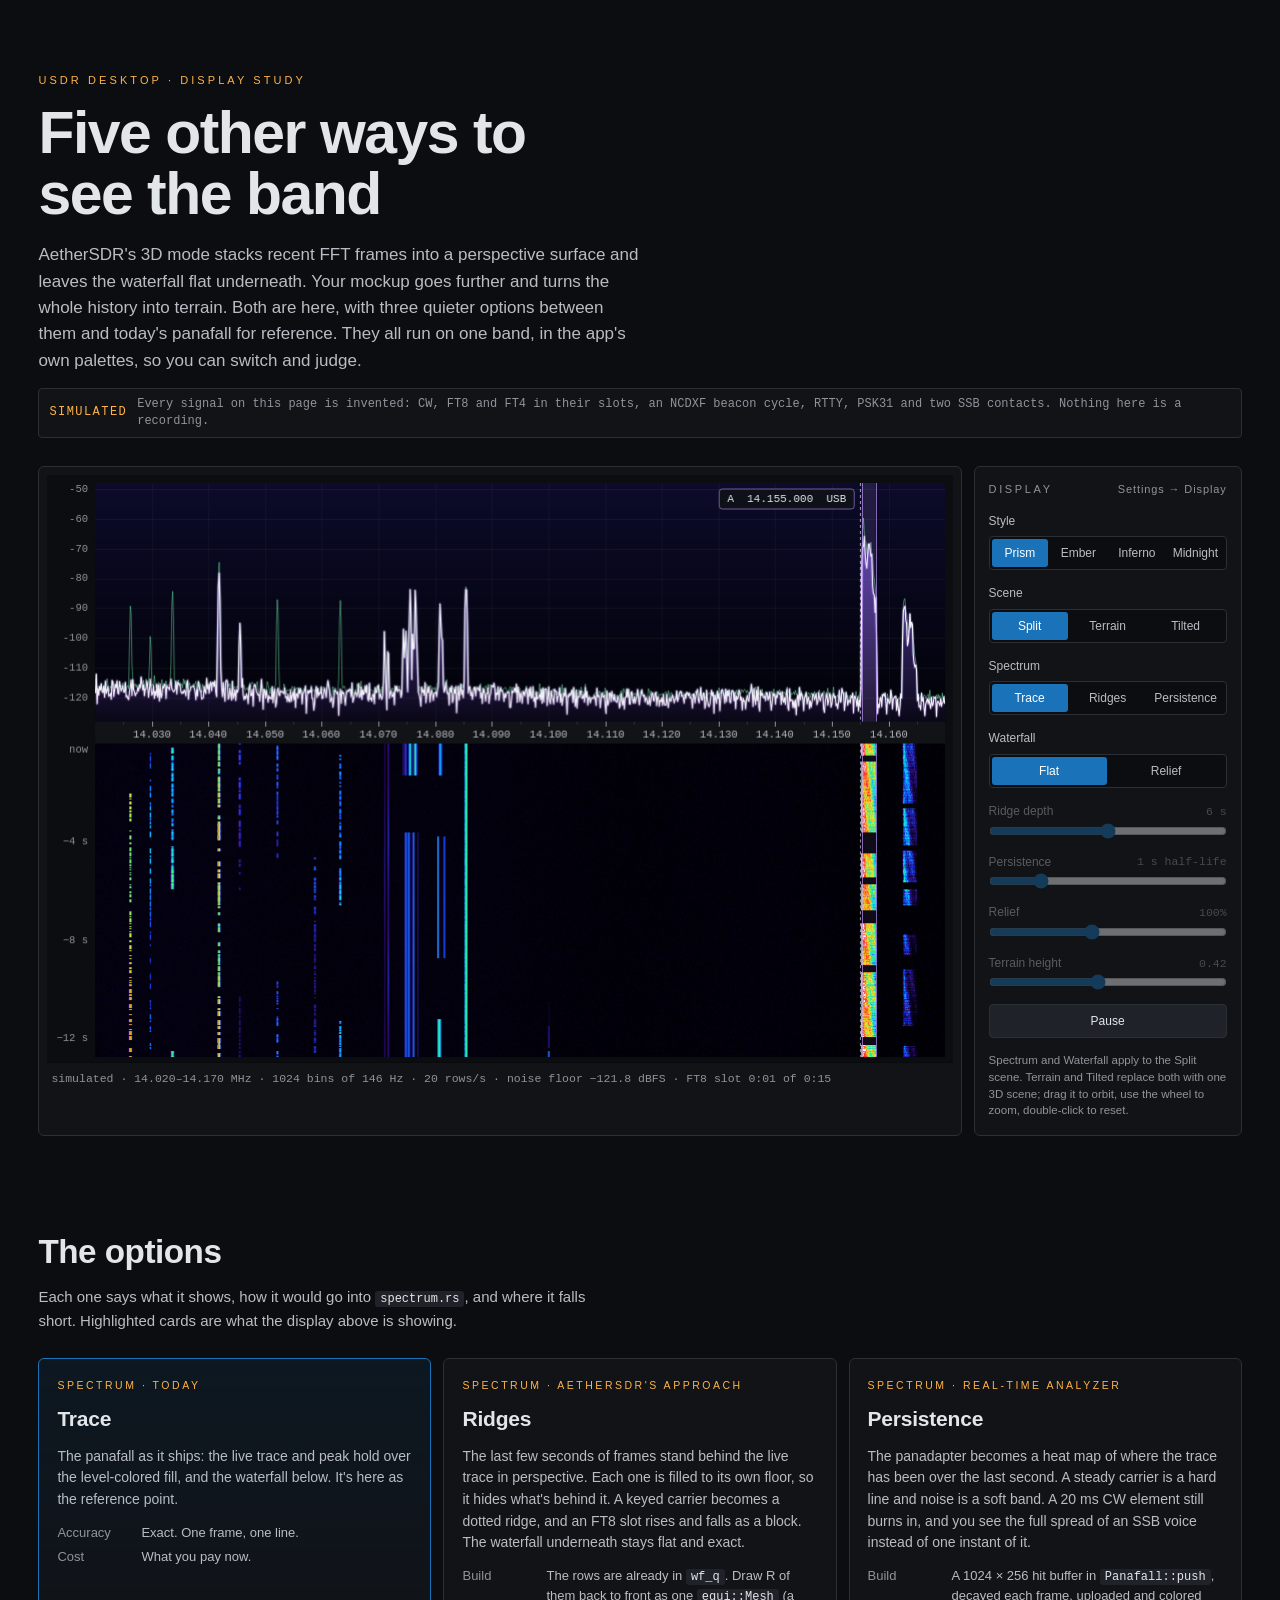
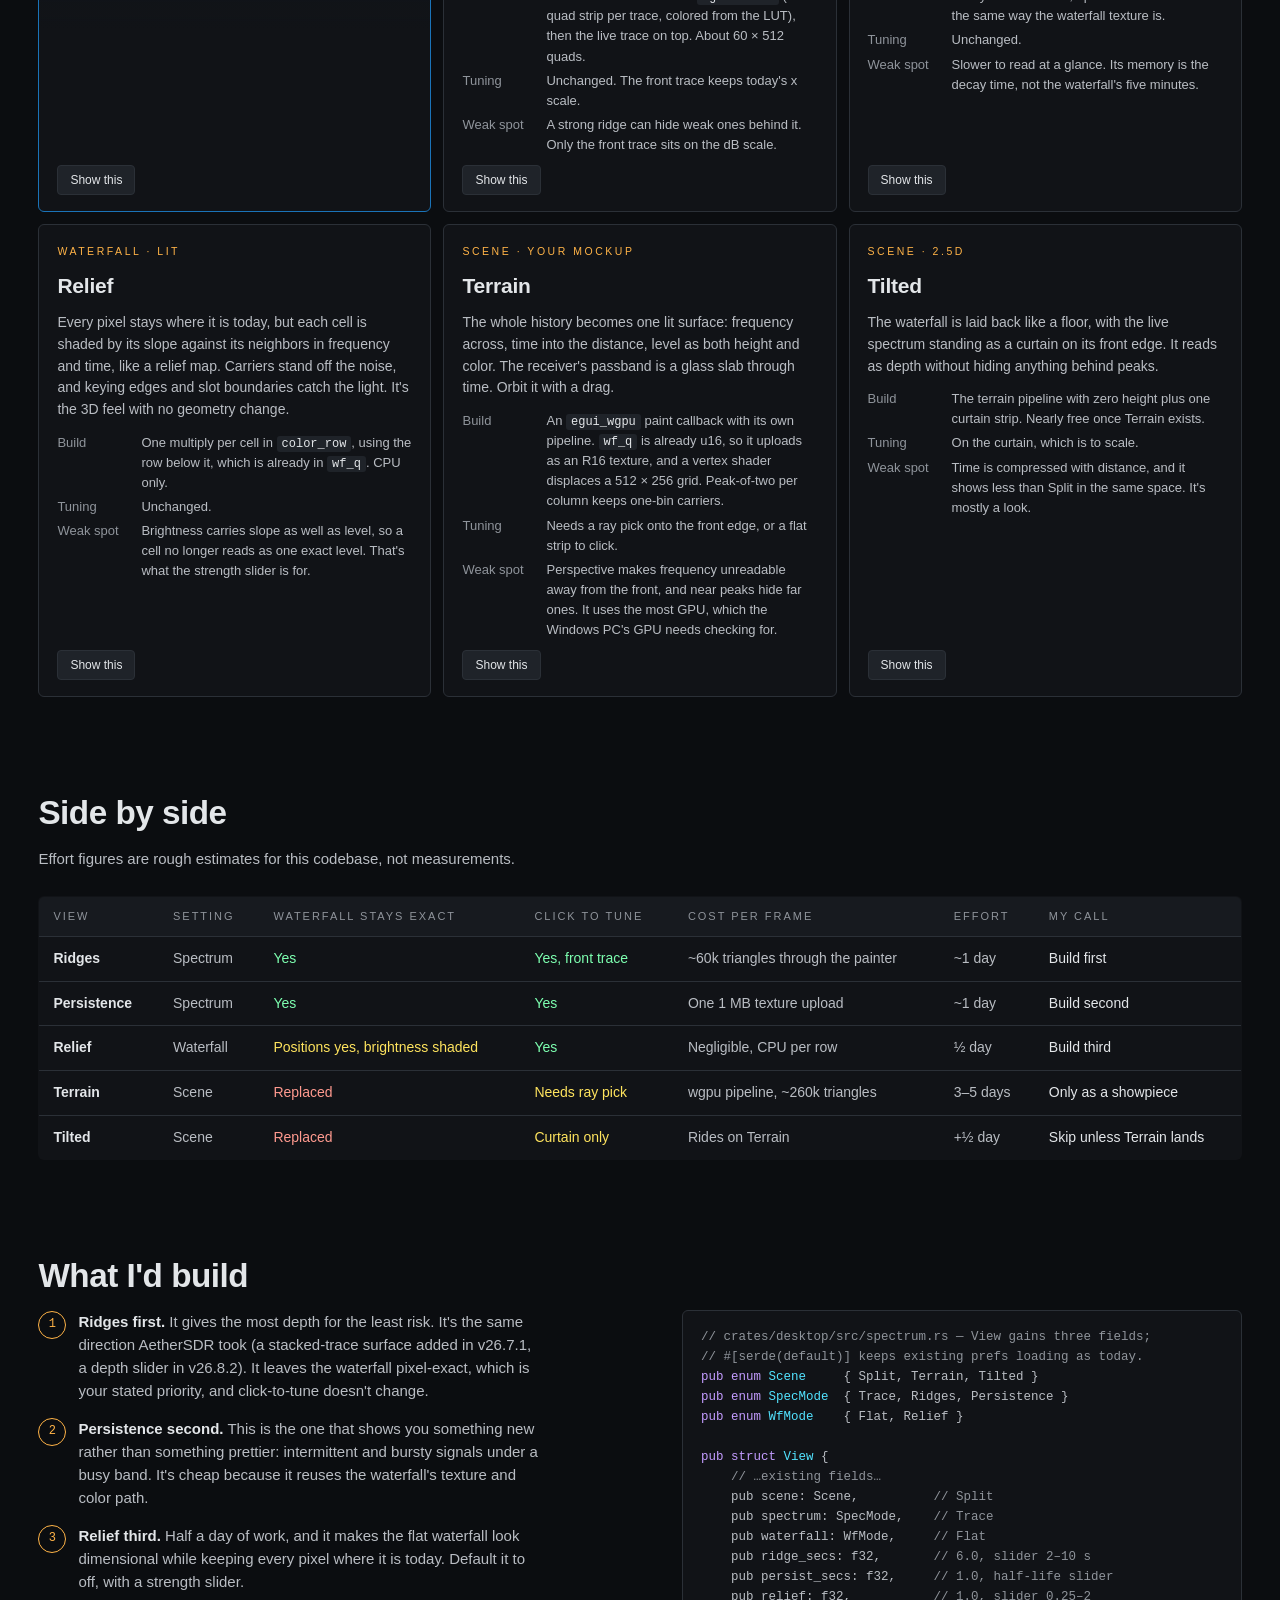
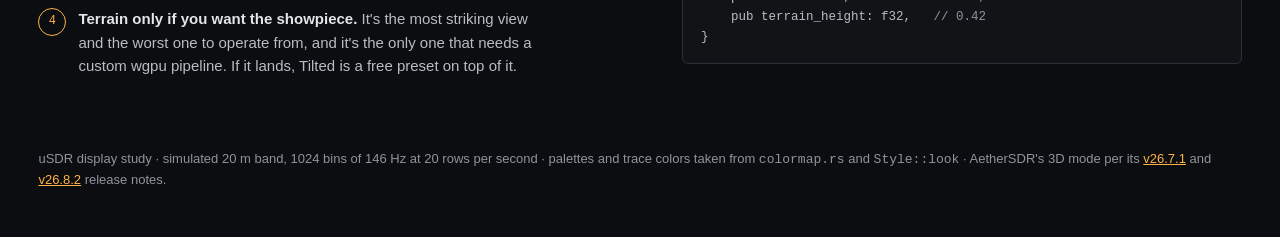
<file: docs/spectrum-views.html>
<!doctype html>
<html lang="en">
<head>
<meta charset="utf-8">
<meta name="viewport" content="width=device-width, initial-scale=1">
<title>uSDR — spectrum and waterfall views</title>
<style>
:root {
  --ground: #0b0d10;
  --s0: #111317;
  --s1: #171a1f;
  --s2: #1f2329;
  --line: #2b3037;
  --text: #e3e6e9;
  --text-2: #b9bdc3;
  --text-3: #8f949b;
  --accent: #ffb347;
  --select: #1a73b8;
  --sans: "Helvetica Neue", Helvetica, ui-sans-serif, system-ui, Arial, sans-serif;
  --mono: ui-monospace, "SF Mono", Menlo, Consolas, "Courier New", monospace;
  --ease: cubic-bezier(.2, .8, .2, 1);
}
* { box-sizing: border-box; margin: 0; padding: 0; }
html { background: var(--ground); color: var(--text); font: 15px/1.55 var(--sans); -webkit-font-smoothing: antialiased; }
body { background:
  radial-gradient(1200px 600px at 70% -10%, rgba(26,115,184,.10), transparent 60%),
  linear-gradient(var(--ground), var(--ground)); min-height: 100vh; }
.wrap { width: min(1360px, 94vw); margin: 0 auto; }
a { color: var(--accent); }
:focus-visible { outline: 2px solid var(--accent); outline-offset: 2px; }

header { padding: clamp(40px, 6vw, 72px) 0 28px; }
.eyebrow { font-size: 11px; letter-spacing: .28em; text-transform: uppercase; color: var(--accent); margin-bottom: 14px; }
h1 { font-size: clamp(34px, 4.6vw, 64px); line-height: 1.03; letter-spacing: -.025em; font-weight: 600; max-width: 18ch; }
.lede { margin-top: 18px; max-width: 64ch; color: var(--text-2); font-size: 17px; }
.sim { margin-top: 14px; display: inline-flex; gap: 10px; align-items: center; font: 12px/1.4 var(--mono); color: var(--text-3);
  border: 1px solid var(--line); border-radius: 4px; padding: 7px 10px; background: var(--s0); }
.sim b { color: var(--accent); font-weight: 500; letter-spacing: .12em; }

.rig { display: grid; grid-template-columns: 1fr 268px; gap: 12px; }
.screen { background: var(--s0); border: 1px solid var(--line); border-radius: 6px; padding: 8px; }
#stage { position: relative; height: clamp(440px, 46vw, 640px); border-radius: 3px; overflow: hidden; background: #020208; touch-action: none; }
#stage canvas { position: absolute; inset: 0; width: 100%; height: 100%; display: block; }
#stage.orbit { cursor: grab; }
#stage.orbit.dragging { cursor: grabbing; }
#gl { visibility: hidden; }
#stage.gl #gl { visibility: visible; }
.meta { display: flex; justify-content: space-between; gap: 16px; flex-wrap: wrap; padding: 8px 4px 2px; font: 11.5px/1.4 var(--mono); color: var(--text-3); font-variant-numeric: tabular-nums; }

aside.dock { background: var(--s0); border: 1px solid var(--line); border-radius: 6px; padding: 14px 14px 16px; display: flex; flex-direction: column; gap: 14px; }
.dock h2 { font-size: 11px; letter-spacing: .24em; text-transform: uppercase; color: var(--text-3); font-weight: 500; display: flex; justify-content: space-between; }
.dock h2 span { color: var(--text-3); letter-spacing: .08em; text-transform: none; }
fieldset { border: 0; display: flex; flex-direction: column; gap: 6px; }
fieldset[disabled] { opacity: .42; }
legend { font-size: 12px; color: var(--text-2); margin-bottom: 6px; }
.seg { display: flex; background: var(--ground); border: 1px solid var(--line); border-radius: 4px; padding: 2px; gap: 2px; }
.seg button { flex: 1; font: 12px/1 var(--sans); color: var(--text-2); background: transparent; border: 0; border-radius: 3px; padding: 8px 4px; cursor: pointer; transition: background .2s var(--ease), color .2s var(--ease); }
.seg button:hover { color: var(--text); background: var(--s2); }
.seg button[aria-pressed="true"] { background: var(--select); color: #fff; }
fieldset[disabled] .seg button { cursor: not-allowed; }
.slider { display: grid; grid-template-columns: 1fr auto; gap: 2px 8px; font-size: 12px; color: var(--text-2); align-items: center; }
.slider output { font: 11.5px var(--mono); color: var(--text-3); font-variant-numeric: tabular-nums; }
.slider input { grid-column: 1 / -1; width: 100%; accent-color: var(--select); }
.slider.off { opacity: .42; }
.play { font: 12px var(--sans); color: var(--text); background: var(--s2); border: 1px solid var(--line); border-radius: 4px; padding: 9px; cursor: pointer; }
.play:hover { background: var(--line); }
.hint { font-size: 11.5px; color: var(--text-3); line-height: 1.45; }

section { padding: clamp(48px, 7vw, 96px) 0 0; }
section > h2 { font-size: clamp(26px, 2.6vw, 36px); letter-spacing: -.015em; font-weight: 600; margin-bottom: 8px; }
section > p.sub { color: var(--text-2); max-width: 66ch; margin-bottom: 26px; }

.cards { display: grid; grid-template-columns: repeat(3, 1fr); gap: 12px; }
.card { background: var(--s0); border: 1px solid var(--line); border-radius: 6px; padding: 18px 18px 16px; display: flex; flex-direction: column; gap: 10px; transition: border-color .3s var(--ease), background .3s var(--ease); }
.card.on { border-color: var(--select); background: linear-gradient(180deg, rgba(26,115,184,.10), var(--s0) 60%); }
.card .kind { font-size: 10.5px; letter-spacing: .24em; text-transform: uppercase; color: var(--accent); }
.card h3 { font-size: 21px; letter-spacing: -.01em; font-weight: 600; }
.card p { color: var(--text-2); font-size: 14px; }
.card dl { display: grid; grid-template-columns: 74px 1fr; gap: 4px 10px; font-size: 13px; margin-top: 2px; }
.card dt { color: var(--text-3); }
.card dd { color: var(--text-2); }
.card code, td code, p code { font: 12px var(--mono); color: var(--text); background: var(--s2); padding: 1px 5px; border-radius: 3px; }
.card button { margin-top: auto; align-self: flex-start; font: 12px var(--sans); color: var(--text); background: var(--s2); border: 1px solid var(--line); border-radius: 4px; padding: 7px 12px; cursor: pointer; }
.card button:hover { background: var(--line); }

table { width: 100%; border-collapse: collapse; font-size: 14px; background: var(--s0); border: 1px solid var(--line); border-radius: 6px; overflow: hidden; }
th, td { text-align: left; padding: 11px 14px; border-bottom: 1px solid var(--line); vertical-align: top; }
th { font-size: 11px; letter-spacing: .18em; text-transform: uppercase; color: var(--text-3); font-weight: 500; background: var(--s1); }
td { color: var(--text-2); }
td:first-child { color: var(--text); font-weight: 600; white-space: nowrap; }
tr:last-child td { border-bottom: 0; }
.yes { color: #7dffb0; } .part { color: #ffe45e; } .no { color: #ff9a8f; }
.call { color: var(--text); }

.split2 { display: grid; grid-template-columns: 1.1fr 1fr; gap: 28px; align-items: start; }
ol.plan { counter-reset: n; list-style: none; display: flex; flex-direction: column; gap: 14px; }
ol.plan li { counter-increment: n; position: relative; padding-left: 40px; color: var(--text-2); max-width: 60ch; }
ol.plan li::before { content: counter(n); position: absolute; left: 0; top: 1px; width: 26px; height: 26px; border-radius: 50%; border: 1px solid var(--accent); color: var(--accent); font: 12px/24px var(--mono); text-align: center; }
ol.plan b { color: var(--text); }
pre { background: var(--s0); border: 1px solid var(--line); border-radius: 6px; padding: 16px 18px; font: 12.5px/1.6 var(--mono); color: var(--text-2); overflow-x: auto; }
pre .k { color: #c39cff; } pre .c { color: var(--text-3); } pre .t { color: #52e3ff; }
footer { padding: 72px 0 48px; color: var(--text-3); font-size: 13px; }

.shot header, .shot section, .shot footer { display: none; }
.shot main { padding-top: 12px; }
@media (max-width: 1000px) {
  .rig { grid-template-columns: 1fr; }
  .cards { grid-template-columns: 1fr 1fr; }
  .split2 { grid-template-columns: 1fr; }
}
@media (max-width: 640px) {
  .cards { grid-template-columns: 1fr; }
  table { font-size: 13px; } th, td { padding: 9px 8px; }
}
@media (prefers-reduced-motion: reduce) {
  * { transition: none !important; }
}
</style>
</head>
<body>

<header class="wrap">
  <p class="eyebrow">uSDR desktop · display study</p>
  <h1>Five other ways to see the band</h1>
  <p class="lede">AetherSDR's 3D mode stacks recent FFT frames into a perspective surface and leaves the waterfall flat underneath. Your mockup goes further and turns the whole history into terrain. Both are here, with three quieter options between them and today's panafall for reference. They all run on one band, in the app's own palettes, so you can switch and judge.</p>
  <p class="sim"><b>SIMULATED</b> Every signal on this page is invented: CW, FT8 and FT4 in their slots, an NCDXF beacon cycle, RTTY, PSK31 and two SSB contacts. Nothing here is a recording.</p>
</header>

<main class="wrap">
  <div class="rig">
    <div class="screen">
      <div id="stage" tabindex="0" role="img" aria-label="Simulated 20 meter band, 14.020 to 14.170 MHz, drawn in the selected spectrum and waterfall view">
        <canvas id="gl" aria-hidden="true"></canvas>
        <canvas id="c2d" aria-hidden="true"></canvas>
      </div>
      <div class="meta"><span id="meta">—</span><span id="hint"></span></div>
    </div>

    <aside class="dock" aria-label="Display settings mockup">
      <h2>Display <span>Settings → Display</span></h2>
      <fieldset><legend>Style</legend>
        <div class="seg" data-group="style">
          <button data-v="Prism">Prism</button><button data-v="Ember">Ember</button><button data-v="Inferno">Inferno</button><button data-v="Midnight">Midnight</button>
        </div>
      </fieldset>
      <fieldset><legend>Scene</legend>
        <div class="seg" data-group="scene">
          <button data-v="split">Split</button><button data-v="terrain">Terrain</button><button data-v="tilted">Tilted</button>
        </div>
      </fieldset>
      <fieldset id="fs-spec"><legend>Spectrum</legend>
        <div class="seg" data-group="spectrum">
          <button data-v="trace">Trace</button><button data-v="ridges">Ridges</button><button data-v="persist">Persistence</button>
        </div>
      </fieldset>
      <fieldset id="fs-wf"><legend>Waterfall</legend>
        <div class="seg" data-group="waterfall">
          <button data-v="flat">Flat</button><button data-v="relief">Relief</button>
        </div>
      </fieldset>
      <label class="slider" data-for="ridges">Ridge depth <output id="o-ridge"></output><input id="s-ridge" type="range" min="2" max="10" step="0.5" value="6"></label>
      <label class="slider" data-for="persist">Persistence <output id="o-decay"></output><input id="s-decay" type="range" min="0.25" max="4" step="0.25" value="1"></label>
      <label class="slider" data-for="relief">Relief <output id="o-relief"></output><input id="s-relief" type="range" min="0.25" max="2" step="0.05" value="1"></label>
      <label class="slider" data-for="terrain">Terrain height <output id="o-height"></output><input id="s-height" type="range" min="0.1" max="0.8" step="0.02" value="0.42"></label>
      <button class="play" id="play">Pause</button>
      <p class="hint">Spectrum and Waterfall apply to the Split scene. Terrain and Tilted replace both with one 3D scene; drag it to orbit, use the wheel to zoom, double-click to reset.</p>
      <p class="sr" id="status" aria-live="polite" style="position:absolute;width:1px;height:1px;overflow:hidden;clip:rect(0 0 0 0)"></p>
    </aside>
  </div>

  <section aria-labelledby="h-opts">
    <h2 id="h-opts">The options</h2>
    <p class="sub">Each one says what it shows, how it would go into <code>spectrum.rs</code>, and where it falls short. Highlighted cards are what the display above is showing.</p>
    <div class="cards">
      <article class="card" data-key="trace">
        <span class="kind">Spectrum · today</span>
        <h3>Trace</h3>
        <p>The panafall as it ships: the live trace and peak hold over the level-colored fill, and the waterfall below. It's here as the reference point.</p>
        <dl><dt>Accuracy</dt><dd>Exact. One frame, one line.</dd><dt>Cost</dt><dd>What you pay now.</dd></dl>
        <button data-set="scene=split,spectrum=trace,waterfall=flat">Show this</button>
      </article>
      <article class="card" data-key="ridges">
        <span class="kind">Spectrum · AetherSDR's approach</span>
        <h3>Ridges</h3>
        <p>The last few seconds of frames stand behind the live trace in perspective. Each one is filled to its own floor, so it hides what's behind it. A keyed carrier becomes a dotted ridge, and an FT8 slot rises and falls as a block. The waterfall underneath stays flat and exact.</p>
        <dl><dt>Build</dt><dd>The rows are already in <code>wf_q</code>. Draw R of them back to front as one <code>egui::Mesh</code> (a quad strip per trace, colored from the LUT), then the live trace on top. About 60 × 512 quads.</dd>
        <dt>Tuning</dt><dd>Unchanged. The front trace keeps today's x scale.</dd>
        <dt>Weak spot</dt><dd>A strong ridge can hide weak ones behind it. Only the front trace sits on the dB scale.</dd></dl>
        <button data-set="scene=split,spectrum=ridges,waterfall=flat">Show this</button>
      </article>
      <article class="card" data-key="persist">
        <span class="kind">Spectrum · real-time analyzer</span>
        <h3>Persistence</h3>
        <p>The panadapter becomes a heat map of where the trace has been over the last second. A steady carrier is a hard line and noise is a soft band. A 20 ms CW element still burns in, and you see the full spread of an SSB voice instead of one instant of it.</p>
        <dl><dt>Build</dt><dd>A 1024 × 256 hit buffer in <code>Panafall::push</code>, decayed each frame, uploaded and colored the same way the waterfall texture is.</dd>
        <dt>Tuning</dt><dd>Unchanged.</dd>
        <dt>Weak spot</dt><dd>Slower to read at a glance. Its memory is the decay time, not the waterfall's five minutes.</dd></dl>
        <button data-set="scene=split,spectrum=persist,waterfall=flat">Show this</button>
      </article>
      <article class="card" data-key="relief">
        <span class="kind">Waterfall · lit</span>
        <h3>Relief</h3>
        <p>Every pixel stays where it is today, but each cell is shaded by its slope against its neighbors in frequency and time, like a relief map. Carriers stand off the noise, and keying edges and slot boundaries catch the light. It's the 3D feel with no geometry change.</p>
        <dl><dt>Build</dt><dd>One multiply per cell in <code>color_row</code>, using the row below it, which is already in <code>wf_q</code>. CPU only.</dd>
        <dt>Tuning</dt><dd>Unchanged.</dd>
        <dt>Weak spot</dt><dd>Brightness carries slope as well as level, so a cell no longer reads as one exact level. That's what the strength slider is for.</dd></dl>
        <button data-set="scene=split,spectrum=trace,waterfall=relief">Show this</button>
      </article>
      <article class="card" data-key="terrain">
        <span class="kind">Scene · your mockup</span>
        <h3>Terrain</h3>
        <p>The whole history becomes one lit surface: frequency across, time into the distance, level as both height and color. The receiver's passband is a glass slab through time. Orbit it with a drag.</p>
        <dl><dt>Build</dt><dd>An <code>egui_wgpu</code> paint callback with its own pipeline. <code>wf_q</code> is already u16, so it uploads as an R16 texture, and a vertex shader displaces a 512 × 256 grid. Peak-of-two per column keeps one-bin carriers.</dd>
        <dt>Tuning</dt><dd>Needs a ray pick onto the front edge, or a flat strip to click.</dd>
        <dt>Weak spot</dt><dd>Perspective makes frequency unreadable away from the front, and near peaks hide far ones. It uses the most GPU, which the Windows PC's GPU needs checking for.</dd></dl>
        <button data-set="scene=terrain">Show this</button>
      </article>
      <article class="card" data-key="tilted">
        <span class="kind">Scene · 2.5D</span>
        <h3>Tilted</h3>
        <p>The waterfall is laid back like a floor, with the live spectrum standing as a curtain on its front edge. It reads as depth without hiding anything behind peaks.</p>
        <dl><dt>Build</dt><dd>The terrain pipeline with zero height plus one curtain strip. Nearly free once Terrain exists.</dd>
        <dt>Tuning</dt><dd>On the curtain, which is to scale.</dd>
        <dt>Weak spot</dt><dd>Time is compressed with distance, and it shows less than Split in the same space. It's mostly a look.</dd></dl>
        <button data-set="scene=tilted">Show this</button>
      </article>
    </div>
  </section>

  <section aria-labelledby="h-cmp">
    <h2 id="h-cmp">Side by side</h2>
    <p class="sub">Effort figures are rough estimates for this codebase, not measurements.</p>
    <table>
      <thead><tr><th>View</th><th>Setting</th><th>Waterfall stays exact</th><th>Click to tune</th><th>Cost per frame</th><th>Effort</th><th>My call</th></tr></thead>
      <tbody>
        <tr><td>Ridges</td><td>Spectrum</td><td class="yes">Yes</td><td class="yes">Yes, front trace</td><td>~60k triangles through the painter</td><td>~1 day</td><td class="call">Build first</td></tr>
        <tr><td>Persistence</td><td>Spectrum</td><td class="yes">Yes</td><td class="yes">Yes</td><td>One 1 MB texture upload</td><td>~1 day</td><td class="call">Build second</td></tr>
        <tr><td>Relief</td><td>Waterfall</td><td class="part">Positions yes, brightness shaded</td><td class="yes">Yes</td><td>Negligible, CPU per row</td><td>½ day</td><td class="call">Build third</td></tr>
        <tr><td>Terrain</td><td>Scene</td><td class="no">Replaced</td><td class="part">Needs ray pick</td><td>wgpu pipeline, ~260k triangles</td><td>3–5 days</td><td class="call">Only as a showpiece</td></tr>
        <tr><td>Tilted</td><td>Scene</td><td class="no">Replaced</td><td class="part">Curtain only</td><td>Rides on Terrain</td><td>+½ day</td><td class="call">Skip unless Terrain lands</td></tr>
      </tbody>
    </table>
  </section>

  <section aria-labelledby="h-rec">
    <h2 id="h-rec">What I'd build</h2>
    <div class="split2">
      <ol class="plan">
        <li><b>Ridges first.</b> It gives the most depth for the least risk. It's the same direction AetherSDR took (a stacked-trace surface added in v26.7.1, a depth slider in v26.8.2). It leaves the waterfall pixel-exact, which is your stated priority, and click-to-tune doesn't change.</li>
        <li><b>Persistence second.</b> This is the one that shows you something new rather than something prettier: intermittent and bursty signals under a busy band. It's cheap because it reuses the waterfall's texture and color path.</li>
        <li><b>Relief third.</b> Half a day of work, and it makes the flat waterfall look dimensional while keeping every pixel where it is today. Default it to off, with a strength slider.</li>
        <li><b>Terrain only if you want the showpiece.</b> It's the most striking view and the worst one to operate from, and it's the only one that needs a custom wgpu pipeline. If it lands, Tilted is a free preset on top of it.</li>
      </ol>
      <pre aria-label="Proposed settings model"><span class="c">// crates/desktop/src/spectrum.rs — View gains three fields;
// #[serde(default)] keeps existing prefs loading as today.</span>
<span class="k">pub enum</span> <span class="t">Scene</span>     { Split, Terrain, Tilted }
<span class="k">pub enum</span> <span class="t">SpecMode</span>  { Trace, Ridges, Persistence }
<span class="k">pub enum</span> <span class="t">WfMode</span>    { Flat, Relief }

<span class="k">pub struct</span> <span class="t">View</span> {
    <span class="c">// …existing fields…</span>
    pub scene: Scene,          <span class="c">// Split</span>
    pub spectrum: SpecMode,    <span class="c">// Trace</span>
    pub waterfall: WfMode,     <span class="c">// Flat</span>
    pub ridge_secs: f32,       <span class="c">// 6.0, slider 2–10 s</span>
    pub persist_secs: f32,     <span class="c">// 1.0, half-life slider</span>
    pub relief: f32,           <span class="c">// 1.0, slider 0.25–2</span>
    pub terrain_height: f32,   <span class="c">// 0.42</span>
}</pre>
    </div>
  </section>
</main>

<footer class="wrap">
  uSDR display study · simulated 20 m band, 1024 bins of 146 Hz at 20 rows per second · palettes and trace colors taken from <code>colormap.rs</code> and <code>Style::look</code> ·
  AetherSDR's 3D mode per its <a href="https://newreleases.io/project/github/aethersdr/AetherSDR/release/v26.7.1">v26.7.1</a> and <a href="https://newreleases.io/project/github/aethersdr/AetherSDR/release/v26.8.2">v26.8.2</a> release notes.
</footer>

<script>
'use strict';
const reduce = matchMedia('(prefers-reduced-motion: reduce)').matches;

/* ---------------- palettes and looks (from colormap.rs / Style::look) ---------------- */
const STOPS = {
  Prism: [[0,'000000'],[.18,'06021a'],[.30,'2a0a6e'],[.40,'1830d0'],[.50,'0a8cff'],[.58,'10e0f0'],[.66,'38f07a'],[.75,'e8f020'],[.84,'ff9a10'],[.92,'ff2a2a'],[1,'ffffff']],
  Ember: [[0,'0a0908'],[.22,'0c0a20'],[.32,'18206a'],[.40,'4a1a8a'],[.48,'8a1458'],[.56,'c81e2a'],[.64,'f43a2a'],[.72,'ff7020'],[.80,'ffb347'],[.88,'ffd870'],[.95,'fff2c0'],[1,'fff8f0']],
  Inferno: [[0,'000004'],[.20,'0a0628'],[.30,'2a0c78'],[.38,'5a10a0'],[.46,'8c1898'],[.54,'c02078'],[.62,'e83850'],[.70,'f85a28'],[.78,'fc8a10'],[.86,'fcb820'],[.93,'f8e050'],[1,'fcffc0']],
  Midnight: [[0,'000000'],[.30,'00040f'],[.38,'001a6a'],[.45,'0a40d0'],[.52,'1a80f8'],[.58,'18c0f0'],[.64,'40f0b0'],[.70,'c0f050'],[.76,'ffe050'],[.82,'ffa020'],[.88,'ff4a2a'],[.94,'ff4ab8'],[1,'fff0fa']],
};
const LOOKS = {
  Prism:    { bg: ['#0c0b2a', '#020208'], fill: '#8a5cff', glow: '#c39cff', core: '#fbf7ff', peak: '#7dffb0', ramp: false },
  Ember:    { bg: ['#111317', '#0b0d10'], fill: '#ffb347', glow: '#ffb347', core: '#ffe4bd', peak: '#52e3ff', ramp: true },
  Inferno:  { bg: ['#1c0a26', '#06020a'], fill: '#f26b1d', glow: '#ffa040', core: '#fff1cc', peak: '#f2a0ff', ramp: true },
  Midnight: { bg: ['#0b1830', '#000104'], fill: '#4aa0ff', glow: '#9fd2ff', core: '#f4faff', peak: '#ffe85a', ramp: true },
};
const hex = h => [parseInt(h.slice(0,2),16), parseInt(h.slice(2,4),16), parseInt(h.slice(4,6),16)];
const hexc = h => hex(h.replace('#',''));
function buildLut(stops) {
  const lut = new Uint8Array(256 * 4);
  for (let i = 0; i < 256; i++) {
    const t = i / 255;
    let j = 0; while (j < stops.length - 2 && t > stops[j + 1][0]) j++;
    const [t0, c0] = stops[j], [t1, c1] = stops[j + 1];
    const f = Math.min(1, Math.max(0, (t - t0) / (t1 - t0)));
    const a = hex(c0), b = hex(c1);
    for (let k = 0; k < 3; k++) lut[i * 4 + k] = Math.round(a[k] + (b[k] - a[k]) * f);
    lut[i * 4 + 3] = 255;
  }
  return lut;
}
let LUT = buildLut(STOPS.Prism);
const lutCss = t => { const i = Math.max(0, Math.min(255, Math.round(t * 255))) * 4; return `rgb(${LUT[i]},${LUT[i+1]},${LUT[i+2]})`; };

/* ---------------- the simulated band ---------------- */
const N = 1024, H = 256, F0 = 14.020e6, SPAN = 150e3, BIN = SPAN / N, ROW_HZ = 20, DT = 1 / ROW_HZ;
const PMIN = -128, PMAX = -48, WF_RANGE = 65;
let seed = 0x5eed1234;
function rnd() { seed = (seed + 0x6D2B79F5) | 0; let t = Math.imul(seed ^ (seed >>> 15), 1 | seed); t = (t + Math.imul(t ^ (t >>> 7), 61 | t)) ^ t; return ((t ^ (t >>> 14)) >>> 0) / 4294967296; }
const db2p = db => Math.pow(10, db / 10);
const lin = new Float64Array(N);
let simT = 0;

function addTone(f, db, sigma = 0.55) {
  const x = (f - F0) / BIN; if (x < -16 || x > N + 16) return;
  const p = db2p(db), k0 = Math.round(x);
  for (let k = k0 - 16; k <= k0 + 16; k++) {
    if (k < 0 || k >= N) continue;
    const d = k - x;
    lin[k] += p * (Math.exp(-d * d / (2 * sigma * sigma)) + 2e-5 / (1 + 0.4 * d * d));
  }
}
function keyer(wpm) {
  return { dit: 1.2 / wpm, on: false, left: 0, pause: 0,
    step(dt) {
      this.left -= dt;
      if (this.left <= 0) {
        this.on = !this.on;
        if (this.on) this.left = this.dit * (rnd() < 0.55 ? 1 : 3);
        else { const r = rnd(); this.left = this.dit * (r < 0.6 ? 1 : r < 0.9 ? 3 : 7); if (rnd() < 0.012) this.left += 1.5 + rnd() * 5; }
      }
      return this.on;
    } };
}
function keyFrac(k, dt) { let on = 0, n = 0; for (let s = 0; s < dt - 1e-9; s += 0.005) { if (k.step(0.005)) on++; n++; } return on / n; }

const cw = [
  [14.0262e6, -74, 24], [14.0297e6, -93, 18], [14.0336e6, -84, 28], [14.0418e6, -69, 20],
  [14.0455e6, -100, 15], [14.0521e6, -88, 25], [14.0587e6, -96, 30], [14.0632e6, -81, 22],
].map(([f, db, wpm]) => ({ f, db, k: keyer(wpm), per: 7 + rnd() * 14, ph: rnd() * 6.3 }));
const beaconK = keyer(22);
const beacons = [-82, null, -95, -78, null, null, -101, -88, null, -92, null, -105, null, -86, -97, null, null, -90];
const ft8 = { slot: -1, sigs: [] }, ft4 = { slot: -1, sigs: [] };
function talker() { return { on: true, left: 1 + rnd() * 2, ph: rnd() * 6.3,
  step(dt) { this.left -= dt; if (this.left <= 0) { this.on = !this.on; this.left = this.on ? 0.8 + rnd() * 2.4 : 0.15 + rnd() * 0.7; }
    this.ph += dt * 2 * Math.PI * (3.4 + rnd() * 1.8);
    return this.on ? 0.18 + 0.82 * Math.pow(Math.abs(Math.sin(this.ph)), 1.6) : 0; } }; }
const qsos = [
  { f: 14.1550e6, lv: [-64, -83], who: 0, left: 22, gap: 0, t: talker() },
  { f: 14.1622e6, lv: [-89, -96], who: 1, left: 9, gap: 0, t: talker() },
];
function addSSB(q, dt) {
  q.left -= dt;
  if (q.left <= 0) { q.who ^= 1; q.left = 14 + rnd() * 12; q.gap = 1.2; }
  if (q.gap > 0) { q.gap -= dt; return; }
  const env = q.t.step(dt); if (env <= 0) return;
  const L = q.lv[q.who] + 10 * Math.log10(env);
  const k0 = Math.floor((q.f + 150 - F0) / BIN), k1 = Math.ceil((q.f + 3000 - F0) / BIN);
  for (let k = k0; k <= k1; k++) {
    const a = F0 + k * BIN - q.f;
    let s = a < 500 ? -6 * (500 - a) / 200 : -9 * (a - 500) / 1000;
    if (a < 300) s -= Math.pow((300 - a) / 60, 2) * 3;
    if (a > 2700) s -= Math.pow((a - 2700) / 60, 2) * 3;
    s += 5 * Math.sin(a / 260 + simT * 2.7) + (rnd() - 0.5) * 8;
    lin[k] += db2p(L + s);
  }
}

function simRow() {
  for (let k = 0; k < N; k++) {
    const base = -119 + 1.6 * Math.cos(k / N * Math.PI) + 0.7 * Math.sin(k / 57);
    let e = 0; for (let j = 0; j < 5; j++) e -= Math.log(rnd() + 1e-12);
    lin[k] = db2p(base) * e / 5;
  }
  for (const s of cw) { const fr = keyFrac(s.k, DT); if (fr > 0) addTone(s.f, s.db + 5 * Math.sin(2 * Math.PI * simT / s.per + s.ph) + 10 * Math.log10(fr)); }
  // NCDXF beacon: callsign, then four one-second dashes at 100, 10, 1, 0.1 W
  { const w = Math.floor(simT / 10), ph = simT - w * 10, L = beacons[w % 18];
    if (L !== null) {
      if (ph < 2) { const fr = keyFrac(beaconK, DT); if (fr > 0) addTone(14.1000e6, L + 10 * Math.log10(fr)); }
      else for (let j = 0; j < 4; j++) { const s = 2.3 + j; if (ph >= s && ph < s + 0.9) addTone(14.1000e6, L - 10 * j); }
    } }
  // FT8: 15 s slots on 14.074
  { const s = Math.floor(simT / 15), ph = simT - s * 15;
    if (s !== ft8.slot) { ft8.slot = s; ft8.sigs = []; const n = 9 + Math.floor(rnd() * 7); for (let i = 0; i < n; i++) ft8.sigs.push([14.074e6 + 250 + rnd() * 2700, -104 + 28 * rnd() * rnd()]); }
    if (ph > 0.5 && ph < 13.14) for (const [f, db] of ft8.sigs) addTone(f, db, 0.42); }
  // FT4: 7.5 s slots on 14.080
  { const s = Math.floor(simT / 7.5), ph = simT - s * 7.5;
    if (s !== ft4.slot) { ft4.slot = s; ft4.sigs = []; const n = 2 + Math.floor(rnd() * 3); for (let i = 0; i < n; i++) ft4.sigs.push([14.080e6 + 400 + rnd() * 2200, -100 + 18 * rnd()]); }
    if (ph > 0.5 && ph < 5.5) for (const [f, db] of ft4.sigs) addTone(f, db, 0.5); }
  // PSK31 and RTTY
  addTone(14.07100e6, -96 + 2 * Math.sin(simT * 0.7), 0.4);
  addTone(14.07163e6, -101 + 2 * Math.sin(simT * 1.1), 0.4);
  if ((simT % 37) < 25) { const m = rnd(); addTone(14.08530e6, -82 + 10 * Math.log10(0.3 + 0.7 * m), 0.45); addTone(14.08547e6, -82 + 10 * Math.log10(1 - 0.7 * m), 0.45); }
  for (const q of qsos) addSSB(q, DT);
  simT += DT;
  const row = new Float32Array(N);
  for (let k = 0; k < N; k++) row[k] = 10 * Math.log10(lin[k]);
  return row;
}

/* ---------------- history and derived buffers ---------------- */
const hist = new Float32Array(N * H);   // dB, ring
const tHist = new Uint8Array(N * H);    // 0..255 level on the waterfall scale, ring (also the GL height texture)
let head = H - 1, total = 0, floorEst = -118;
const peak = new Float32Array(N).fill(-200);
const prevT = new Float32Array(N), curT = new Float32Array(N);
const PC = 512, PR = 200; const dens = new Float32Array(PC * PR);
const persist = document.createElement('canvas'); persist.width = PC; persist.height = PR;
const pctx = persist.getContext('2d'); const pimg = pctx.createImageData(PC, PR);
const wfFlat = document.createElement('canvas'), wfRelief = document.createElement('canvas');
for (const c of [wfFlat, wfRelief]) { c.width = N; c.height = H; }
const fctx = wfFlat.getContext('2d'), rctx = wfRelief.getContext('2d');
const rowImgF = fctx.createImageData(N, 1), rowImgR = rctx.createImageData(N, 1);

const state = { style: 'Prism', scene: 'split', spectrum: 'trace', waterfall: 'flat', paused: reduce,
  ridgeSecs: 6, persistSecs: 1, relief: 1, height: 0.42 };
let dirty = true;

function colorRows(t, prev, imgF, imgR) {
  const df = imgF.data, dr = imgR.data, k = state.relief;
  for (let i = 0; i < N; i++) {
    const li = Math.round(t[i] * 255) * 4;
    df[i*4] = LUT[li]; df[i*4+1] = LUT[li+1]; df[i*4+2] = LUT[li+2]; df[i*4+3] = 255;
    const dx = (t[Math.min(N-1, i+1)] - t[Math.max(0, i-1)]) * 0.5;
    const dy = prev[i] - t[i];
    let s = 0.82 + k * (3.2 * dx + 2.2 * dy);
    s = Math.max(0.3, Math.min(1.55, s));
    const hi = Math.max(0, s - 1.2) * 1.4;   // a glint on the lit flanks
    for (let c = 0; c < 3; c++) dr[i*4+c] = Math.min(255, LUT[li+c] * s + 255 * hi * 0.35);
    dr[i*4+3] = 255;
  }
}
function push(row) {
  head = (head + 1) % H; total++;
  hist.set(row, head * N);
  const sorted = Float32Array.from(row).sort();
  const p15 = sorted[Math.floor(N * 0.15)];
  floorEst = total === 1 ? p15 : floorEst + (p15 - floorEst) * 0.08;
  const black = floorEst - 3;
  prevT.set(curT);
  for (let k = 0; k < N; k++) {
    const t = Math.max(0, Math.min(1, (row[k] - black) / WF_RANGE));
    curT[k] = t; tHist[head * N + k] = Math.round(t * 255);
    peak[k] = Math.max(row[k], peak[k] - 0.35);
  }
  // waterfalls scroll down one row, newest at the top
  colorRows(curT, prevT, rowImgF, rowImgR);
  fctx.drawImage(wfFlat, 0, 0, N, H - 1, 0, 1, N, H - 1); fctx.putImageData(rowImgF, 0, 0);
  rctx.drawImage(wfRelief, 0, 0, N, H - 1, 0, 1, N, H - 1); rctx.putImageData(rowImgR, 0, 0);
  // persistence: decay, then the trace's path through (frequency, level) cells
  const decay = Math.pow(0.5, 1 / (state.persistSecs * ROW_HZ));
  for (let i = 0; i < dens.length; i++) dens[i] *= decay;
  let yPrev = -1;
  for (let c = 0; c < PC; c++) {
    const db = Math.max(row[c*2], row[c*2+1]);
    const y = Math.max(0, Math.min(PR - 1, Math.round((PMAX - db) / (PMAX - PMIN) * (PR - 1))));
    const a = yPrev < 0 ? y : Math.min(y, yPrev), b = yPrev < 0 ? y : Math.max(y, yPrev);
    for (let yy = a; yy <= b; yy++) dens[yy * PC + c] += 1;
    yPrev = y;
  }
  if (glReady) uploadRow();
  dirty = true;
}
function recolorAll() {
  // newest at y = 0, going back in time; relief uses the row below (older)
  const t = new Float32Array(N), p = new Float32Array(N);
  for (let age = H - 1; age >= 0; age--) {
    const r = ((head - age) % H + H) % H, rp = ((head - age - 1) % H + H) % H;
    for (let k = 0; k < N; k++) { t[k] = tHist[r * N + k] / 255; p[k] = age === H - 1 ? t[k] : tHist[rp * N + k] / 255; }
    colorRows(t, p, rowImgF, rowImgR);
    fctx.putImageData(rowImgF, 0, age); rctx.putImageData(rowImgR, 0, age);
  }
  if (glReady) uploadLut();
  dirty = true;
}

/* ---------------- 2D drawing ---------------- */
const stage = document.getElementById('stage');
const glc = document.getElementById('gl'), cv = document.getElementById('c2d');
const ctx = cv.getContext('2d');
let cssW = 0, cssH = 0, dpr = 1;
function resize() {
  const r = stage.getBoundingClientRect(); cssW = r.width; cssH = r.height; dpr = Math.min(devicePixelRatio || 1, 2);
  for (const c of [glc, cv]) { c.width = Math.round(cssW * dpr); c.height = Math.round(cssH * dpr); }
  dirty = true;
}
new ResizeObserver(resize).observe(stage);

const RX = { f: 14.1550e6, lo: 300, hi: 2700, label: 'A  14.155.000  USB' };
function layout() {
  const g = 48, top = 8, right = 8, split = Math.round(cssH * 0.42);
  const w = cssW - g - right;
  return { pan: { x: g, y: top, w, h: split - top }, axis: { x: g, y: split, w, h: 22 }, wf: { x: g, y: split + 22, w, h: cssH - split - 22 - 6 } };
}
const xHz = (hz, r) => r.x + (hz - F0) / SPAN * r.w;
const yDb = (db, r) => r.y + (PMAX - db) / (PMAX - PMIN) * r.h;
const rowAt = age => ((head - age) % H + H) % H;
const rgba = (h, a) => { const [r, g, b] = hexc(h); return `rgba(${r},${g},${b},${a})`; };

function panGrid(r, yOf) {
  ctx.font = '10.5px ui-monospace, Menlo, Consolas, monospace'; ctx.textAlign = 'right'; ctx.textBaseline = 'middle';
  for (let db = -120; db <= -50; db += 10) {
    const y = yOf(db); if (y > r.y + r.h - 4 || y < r.y + 4) continue; ctx.fillStyle = 'rgba(255,255,255,0.045)'; ctx.fillRect(r.x, Math.round(y), r.w, 1);
    ctx.fillStyle = '#8f949b'; ctx.fillText(String(db), r.x - 7, y);
  }
  for (let f = 14.030e6; f < F0 + SPAN; f += 10e3) { ctx.fillStyle = 'rgba(255,255,255,0.035)'; ctx.fillRect(Math.round(xHz(f, r)), r.y, 1, r.h); }
}
function tracePath(r, row) {
  const pts = new Float32Array(N * 2);
  for (let k = 0; k < N; k++) { pts[k*2] = r.x + (k + 0.5) / N * r.w; pts[k*2+1] = Math.max(r.y, Math.min(r.y + r.h, yDb(row[k], r))); }
  return pts;
}
function strokePts(pts, color, width, alpha) {
  ctx.beginPath(); ctx.moveTo(pts[0], pts[1]); for (let i = 2; i < pts.length; i += 2) ctx.lineTo(pts[i], pts[i+1]);
  ctx.globalAlpha = alpha; ctx.strokeStyle = color; ctx.lineWidth = width; ctx.lineJoin = 'round'; ctx.stroke(); ctx.globalAlpha = 1;
}
function levelGradient(y0, y1, dbAt, minT = 0) {   // vertical gradient whose color at each height is the waterfall's color for that level
  const g = ctx.createLinearGradient(0, y0, 0, y1), black = floorEst - 3;
  for (let i = 0; i <= 8; i++) { const p = i / 8; g.addColorStop(p, lutCss(Math.max(minT, (dbAt(p) - black) / WF_RANGE))); }
  return g;
}
function drawTrace(r) {
  const look = LOOKS[state.style], row = hist.subarray(head * N, head * N + N);
  const pts = tracePath(r, row);
  ctx.beginPath(); ctx.moveTo(r.x, r.y + r.h);
  for (let i = 0; i < pts.length; i += 2) ctx.lineTo(pts[i], pts[i+1]);
  ctx.lineTo(r.x + r.w, r.y + r.h); ctx.closePath();
  if (look.ramp) { ctx.fillStyle = levelGradient(r.y + r.h, r.y, p => PMIN + p * (PMAX - PMIN)); ctx.globalAlpha = 0.62; }
  else { const g = ctx.createLinearGradient(0, r.y, 0, r.y + r.h); g.addColorStop(0, rgba(look.fill, 0.75)); g.addColorStop(1, rgba(look.fill, 0.06)); ctx.fillStyle = g; }
  ctx.fill(); ctx.globalAlpha = 1;
  const pk = tracePath(r, peak); strokePts(pk, look.peak, 1, 0.45);
  strokePts(pts, look.glow, 3.2, 0.28); strokePts(pts, look.core, 1.1, 0.95);
}
function ridgeGeom(r) {
  // floor-anchored: each ridge stands on its own baseline; the front one is to scale
  const K = 1.05, yH = r.y + r.h * 0.04, yF = r.y + r.h - 1, span = yF - yH;
  const lo = floorEst - 4, hi = PMAX;
  const amp = db => Math.max(0, Math.min(1, (db - lo) / (hi - lo)));
  const sOf = d => 1 / (1 + d * K);
  const X = (u, d) => { const s = sOf(d); return r.x + r.w * (0.5 + (u - 0.5) * (0.35 + 0.65 * s) + d * 0.07); };
  const B = d => yH + span * sOf(d);
  return { yH, yF, span, lo, hi, amp, sOf, X, B, y: db => yF - amp(db) * span * 0.97 };
}
function drawRidges(r) {
  const look = LOOKS[state.style];
  const step = 2, n = Math.min(Math.floor(H / step) - 1, Math.round(state.ridgeSecs * ROW_HZ / step));
  const { yH, span, lo, hi, amp, sOf, X, B } = ridgeGeom(r);
  ctx.save(); ctx.beginPath(); ctx.rect(r.x, r.y, r.w, r.h); ctx.clip();
  // floor: frequency lines converge, second lines recede
  ctx.strokeStyle = 'rgba(255,255,255,0.05)'; ctx.lineWidth = 1;
  for (let f = 14.030e6; f < F0 + SPAN; f += 10e3) { const u = (f - F0) / SPAN; ctx.beginPath(); ctx.moveTo(X(u, 0), B(0)); ctx.lineTo(X(u, 1), B(1)); ctx.stroke(); }
  ctx.font = '10.5px ui-monospace, Menlo, Consolas, monospace'; ctx.textAlign = 'left'; ctx.textBaseline = 'middle';
  for (let s = 1; s <= state.ridgeSecs; s++) {
    const d = s / state.ridgeSecs, y = B(d); ctx.beginPath(); ctx.moveTo(X(0, d), y); ctx.lineTo(X(1, d), y); ctx.stroke();
  }
  const M = 342, pool = 3;
  for (let i = n; i >= 0; i--) {
    const d = i / n, s = sOf(d), base = B(d), hgt = span * 0.97 * (0.35 + 0.65 * s) * s;
    const row = hist.subarray(rowAt(i * step) * N, rowAt(i * step) * N + N);
    const front = i === 0, cnt = front ? N : M;
    const pts = new Float32Array(cnt * 2);
    for (let j = 0; j < cnt; j++) {
      let db;
      if (front) db = row[j]; else { db = -200; for (let q = 0; q < pool; q++) db = Math.max(db, row[Math.min(N - 1, j * pool + q)]); }
      const u = (j + 0.5) / cnt; pts[j*2] = X(u, d); pts[j*2+1] = base - amp(db) * hgt;
    }
    ctx.beginPath(); ctx.moveTo(X(0, d), base);
    for (let j = 0; j < pts.length; j += 2) ctx.lineTo(pts[j], pts[j+1]);
    ctx.lineTo(X(1, d), base); ctx.closePath();
    ctx.fillStyle = look.bg[1]; ctx.globalAlpha = 0.94; ctx.fill();
    const g = levelGradient(base, base - hgt, p => lo + p * (hi - lo));
    ctx.fillStyle = g; ctx.globalAlpha = front ? 0.5 : 0.16 * (1 - d * 0.7); ctx.fill(); ctx.globalAlpha = 1;
    const fog = Math.pow(1 - d, 1.3);
    if (front) { strokePts(pts, look.glow, 3.2, 0.3); strokePts(pts, look.core, 1.1, 0.95); }
    else strokePts(pts, levelGradient(base, base - hgt, p => lo + p * (hi - lo), 0.42), d < 0.3 ? 1.1 : 0.9, 0.2 + 0.65 * fog);
  }
  ctx.restore();
}
function drawPersist(r) {
  const d = pimg.data, full = 1 / (1 - Math.pow(0.5, 1 / (state.persistSecs * ROW_HZ))), norm = 1 / Math.log1p(full);
  for (let i = 0; i < dens.length; i++) {
    const v = Math.min(1, Math.log1p(dens[i]) * norm);
    if (v < 0.015) { d[i*4+3] = 0; continue; }
    const li = Math.round((0.22 + 0.78 * v) * 255) * 4;
    d[i*4] = LUT[li]; d[i*4+1] = LUT[li+1]; d[i*4+2] = LUT[li+2]; d[i*4+3] = Math.round(255 * Math.min(1, v * 2.2));
  }
  pctx.putImageData(pimg, 0, 0);
  ctx.imageSmoothingEnabled = true; ctx.drawImage(persist, r.x, yDb(PMAX, r), r.w, yDb(PMIN, r) - yDb(PMAX, r));
  const row = hist.subarray(head * N, head * N + N);
  strokePts(tracePath(r, row), '#ffffff', 0.8, 0.55);
}
function drawRx(r, pan) {
  const look = LOOKS[state.style], x0 = xHz(RX.f + RX.lo, r), x1 = xHz(RX.f + RX.hi, r), xc = xHz(RX.f, r);
  ctx.fillStyle = rgba(look.glow, pan ? 0.12 : 0.07); ctx.fillRect(x0, r.y, x1 - x0, r.h);
  ctx.fillStyle = rgba(look.glow, 0.7); ctx.fillRect(Math.round(x0), r.y, 1, r.h); ctx.fillRect(Math.round(x1), r.y, 1, r.h);
  ctx.setLineDash([3, 3]); ctx.strokeStyle = rgba(look.core, 0.6); ctx.beginPath(); ctx.moveTo(Math.round(xc) + 0.5, r.y); ctx.lineTo(Math.round(xc) + 0.5, r.y + r.h); ctx.stroke(); ctx.setLineDash([]);
  if (pan) flag(xc - 6, r.y + 6, 'right');
}
function flag(x, y, side) {
  const look = LOOKS[state.style];
  ctx.font = '11px ui-monospace, Menlo, Consolas, monospace'; const w = ctx.measureText(RX.label).width + 16, h = 20;
  const bx = Math.max(4, Math.min(cssW - w - 4, side === 'right' ? x - w : x - w / 2));
  ctx.fillStyle = 'rgba(17,19,23,0.82)'; ctx.strokeStyle = rgba(look.glow, 0.55); ctx.lineWidth = 1;
  ctx.beginPath(); ctx.roundRect(bx, y, w, h, 3); ctx.fill(); ctx.stroke();
  ctx.fillStyle = '#e3e6e9'; ctx.textAlign = 'left'; ctx.textBaseline = 'middle'; ctx.fillText(RX.label, bx + 8, y + h / 2 + 0.5);
}
// labels every 10 kHz when there is room for them, else every 20 or 50, so no two touch
function labelEvery(pxPer10k) { ctx.font = '10.5px ui-monospace, Menlo, Consolas, monospace'; const need = ctx.measureText('14.000').width + 14; return [1, 2, 5].find(m => m * pxPer10k >= need) || 10; }
function axis(r) {
  ctx.fillStyle = '#111317'; ctx.fillRect(r.x, r.y, r.w, r.h);
  ctx.font = '10.5px ui-monospace, Menlo, Consolas, monospace'; ctx.textAlign = 'center'; ctx.textBaseline = 'middle';
  const every = labelEvery(r.w / (SPAN / 10e3));
  for (let f = 14.025e6; f < F0 + SPAN; f += 5e3) {
    const x = Math.round(xHz(f, r)), khz = Math.round(f / 1e3), major = khz % 10 === 0;
    ctx.fillStyle = major ? '#8f949b' : '#2b3037'; ctx.fillRect(x, r.y, 1, major ? 5 : 3);
    if (major && khz % (10 * every) === 0) { ctx.fillStyle = '#b9bdc3'; ctx.fillText((f / 1e6).toFixed(3), x, r.y + r.h / 2 + 2); }
  }
}
function drawSplit() {
  ctx.setTransform(dpr, 0, 0, dpr, 0, 0); ctx.clearRect(0, 0, cssW, cssH);
  ctx.fillStyle = '#0b0d10'; ctx.fillRect(0, 0, cssW, cssH);
  const L = layout(), look = LOOKS[state.style];
  const g = ctx.createLinearGradient(0, L.pan.y, 0, L.pan.y + L.pan.h); g.addColorStop(0, look.bg[0]); g.addColorStop(1, look.bg[1]);
  ctx.fillStyle = g; ctx.fillRect(L.pan.x, L.pan.y, L.pan.w, L.pan.h);
  panGrid(L.pan, state.spectrum === 'ridges' ? ridgeGeom(L.pan).y : db => yDb(db, L.pan));
  ctx.save(); ctx.beginPath(); ctx.rect(L.pan.x, L.pan.y, L.pan.w, L.pan.h); ctx.clip();
  if (state.spectrum === 'trace') drawTrace(L.pan);
  else if (state.spectrum === 'ridges') drawRidges(L.pan);
  else drawPersist(L.pan);
  drawRx(L.pan, true);
  ctx.restore();
  axis(L.axis);
  ctx.imageSmoothingEnabled = false;
  ctx.drawImage(state.waterfall === 'relief' ? wfRelief : wfFlat, 0, 0, N, H, L.wf.x, L.wf.y, L.wf.w, L.wf.h);
  drawRx(L.wf, false);
  ctx.font = '10.5px ui-monospace, Menlo, Consolas, monospace'; ctx.textAlign = 'right'; ctx.textBaseline = 'middle'; ctx.fillStyle = '#8f949b';
  for (let s = 0; s * ROW_HZ < H; s += 4) ctx.fillText(s === 0 ? 'now' : `−${s} s`, L.wf.x - 7, L.wf.y + (s * ROW_HZ + 0.5) / H * L.wf.h + (s === 0 ? 6 : 0));
}

/* ---------------- WebGL2 scenes: Terrain and Tilted ---------------- */
const gl = glc.getContext('webgl2', { antialias: true });
let glReady = false; const G = {};
const GC = 512, GR = 200, W = 2.2, D = 1.7;
const LVL = `
uniform sampler2D uH; uniform int uHead; uniform int uHist; uniform int uBins; uniform float uGC; uniform float uHeight;
float lvl(float col, float age) {
  int a = int(clamp(age, 0.0, ${GR - 1}.0));
  int row = (uHead - a + uHist * 4) % uHist;
  int b0 = int(col) * (uBins / int(uGC));
  float m = texelFetch(uH, ivec2(b0, row), 0).r;
  m = max(m, texelFetch(uH, ivec2(min(b0 + 1, uBins - 1), row), 0).r);
  return m;
}
float hgt(float t) { return uHeight * pow(max(t - 0.05, 0.0) / 0.95, 1.2); }`;
const VS_T = `#version 300 es
precision highp float; precision highp int;
in vec2 aP; uniform mat4 uMVP; uniform float uFrac; uniform float uW; uniform float uD; uniform float uGrid;
${LVL}
out float vT; out vec3 vN; out float vAge; out vec2 vG;
void main() {
  float t = lvl(aP.x, aP.y);
  float x = (aP.x / (uGC - 1.0) - 0.5) * uW;
  float z = -((aP.y + uFrac) / ${GR - 1}.0) * uD;
  float hl = hgt(lvl(max(aP.x - 1.0, 0.0), aP.y)), hr = hgt(lvl(min(aP.x + 1.0, uGC - 1.0), aP.y));
  float hb = hgt(lvl(aP.x, aP.y + 1.0)), hf = hgt(lvl(aP.x, max(aP.y - 1.0, 0.0)));
  float dx = 2.0 * uW / (uGC - 1.0), dz = 2.0 * uD / ${GR - 1}.0;
  vN = normalize(vec3((hl - hr) / dx, 1.0, (hb - hf) / dz));
  vT = t; vAge = (aP.y + uFrac) / ${GR - 1}.0;
  vG = vec2(aP.x / 8.0, (uGrid - aP.y) / 10.0);
  gl_Position = uMVP * vec4(x, hgt(t), z, 1.0);
}`;
const FS_T = `#version 300 es
precision highp float;
in float vT; in vec3 vN; in float vAge; in vec2 vG;
uniform sampler2D uLut; uniform vec3 uFog; uniform float uFlat;
out vec4 o;
void main() {
  vec3 base = texture(uLut, vec2(clamp(vT, 0.0, 1.0) * 255.0 / 256.0 + 0.5 / 256.0, 0.5)).rgb;
  vec3 n = normalize(vN), L = normalize(vec3(-0.45, 0.8, 0.5));
  float d = max(dot(n, L), 0.0);
  vec3 c = base * mix(0.28 + 1.0 * d, 1.0, uFlat);
  vec3 Hh = normalize(L + vec3(0.0, 0.5, 1.0));
  c += pow(max(dot(n, Hh), 0.0), 48.0) * (1.0 - uFlat) * 0.3 * (base + 0.25);
  vec2 g = abs(fract(vG - 0.5) - 0.5) / fwidth(vG);
  float line = 1.0 - min(min(g.x, g.y), 1.0);
  c += line * (0.085 + 0.45 * base) * (1.0 - 0.6 * uFlat);
  c = mix(c, uFog, smoothstep(0.3, 1.0, vAge) * 0.82);
  o = vec4(c, 1.0);
}`;
const VS_C = `#version 300 es
precision highp float; precision highp int;
in vec2 aC; uniform mat4 uMVP; uniform float uW; uniform float uZ; uniform float uCH; uniform int uMode;
${LVL}
out float vT; out float vTop;
void main() {
  float t = lvl(aC.x, 0.0);
  float x = (aC.x / (uGC - 1.0) - 0.5) * uW;
  float y = uMode == 0 ? aC.y * uCH * pow(max(t - 0.03, 0.0) / 0.97, 1.05) : hgt(t) + 0.003;
  vT = t; vTop = aC.y;
  gl_Position = uMVP * vec4(x, y, uZ, 1.0);
}`;
const FS_C = `#version 300 es
precision highp float;
in float vT; in float vTop; uniform sampler2D uLut; uniform int uLine; uniform vec3 uCore;
out vec4 o;
void main() {
  vec3 c = texture(uLut, vec2(clamp(vT, 0.0, 1.0) * 255.0 / 256.0 + 0.5 / 256.0, 0.5)).rgb;
  if (uLine == 1) o = vec4(mix(c, uCore, 0.6), 0.95);
  else o = vec4(c, mix(0.06, 0.8, vTop * vTop));
}`;
const VS_S = `#version 300 es
in vec3 aP; uniform mat4 uMVP; void main() { gl_Position = uMVP * vec4(aP, 1.0); }`;
const FS_S = `#version 300 es
precision highp float; uniform vec4 uCol; out vec4 o; void main() { o = uCol; }`;

function prog(vs, fs) {
  const mk = (t, s) => { const sh = gl.createShader(t); gl.shaderSource(sh, s); gl.compileShader(sh); if (!gl.getShaderParameter(sh, gl.COMPILE_STATUS)) throw new Error(gl.getShaderInfoLog(sh)); return sh; };
  const p = gl.createProgram(); gl.attachShader(p, mk(gl.VERTEX_SHADER, vs)); gl.attachShader(p, mk(gl.FRAGMENT_SHADER, fs)); gl.linkProgram(p);
  if (!gl.getProgramParameter(p, gl.LINK_STATUS)) throw new Error(gl.getProgramInfoLog(p));
  const u = {}; const n = gl.getProgramParameter(p, gl.ACTIVE_UNIFORMS);
  for (let i = 0; i < n; i++) { const nm = gl.getActiveUniform(p, i).name; u[nm] = gl.getUniformLocation(p, nm); }
  return { p, u };
}
function initGL() {
  if (!gl) return;
  try {
    G.t = prog(VS_T, FS_T); G.c = prog(VS_C, FS_C); G.s = prog(VS_S, FS_S);
  } catch (e) { console.error(e); return; }
  const pos = new Float32Array(GC * GR * 2); let i = 0;
  for (let r = 0; r < GR; r++) for (let c = 0; c < GC; c++) { pos[i++] = c; pos[i++] = r; }
  const idx = new Uint32Array((GC - 1) * (GR - 1) * 6); i = 0;
  for (let r = 0; r < GR - 1; r++) for (let c = 0; c < GC - 1; c++) { const a = r * GC + c, b = a + 1, d = a + GC, e = d + 1; idx.set([a, d, b, b, d, e], i); i += 6; }
  G.count = idx.length;
  G.vaoT = gl.createVertexArray(); gl.bindVertexArray(G.vaoT);
  gl.bindBuffer(gl.ARRAY_BUFFER, gl.createBuffer()); gl.bufferData(gl.ARRAY_BUFFER, pos, gl.STATIC_DRAW);
  let loc = gl.getAttribLocation(G.t.p, 'aP'); gl.enableVertexAttribArray(loc); gl.vertexAttribPointer(loc, 2, gl.FLOAT, false, 0, 0);
  gl.bindBuffer(gl.ELEMENT_ARRAY_BUFFER, gl.createBuffer()); gl.bufferData(gl.ELEMENT_ARRAY_BUFFER, idx, gl.STATIC_DRAW);
  const strip = new Float32Array(GC * 4), line = new Float32Array(GC * 2);
  for (let c = 0; c < GC; c++) { strip.set([c, 0, c, 1], c * 4); line.set([c, 1], c * 2); }
  loc = gl.getAttribLocation(G.c.p, 'aC');
  for (const [k, data] of [['vaoStrip', strip], ['vaoLine', line]]) {
    G[k] = gl.createVertexArray(); gl.bindVertexArray(G[k]);
    gl.bindBuffer(gl.ARRAY_BUFFER, gl.createBuffer()); gl.bufferData(gl.ARRAY_BUFFER, data, gl.STATIC_DRAW);
    gl.enableVertexAttribArray(loc); gl.vertexAttribPointer(loc, 2, gl.FLOAT, false, 0, 0);
  }
  G.vaoS = gl.createVertexArray(); gl.bindVertexArray(G.vaoS);
  G.slabBuf = gl.createBuffer(); gl.bindBuffer(gl.ARRAY_BUFFER, G.slabBuf); gl.bufferData(gl.ARRAY_BUFFER, 64 * 3 * 4, gl.DYNAMIC_DRAW);
  loc = gl.getAttribLocation(G.s.p, 'aP'); gl.enableVertexAttribArray(loc); gl.vertexAttribPointer(loc, 3, gl.FLOAT, false, 0, 0);
  gl.bindVertexArray(null);
  gl.pixelStorei(gl.UNPACK_ALIGNMENT, 1);
  G.hTex = gl.createTexture(); gl.bindTexture(gl.TEXTURE_2D, G.hTex);
  gl.texImage2D(gl.TEXTURE_2D, 0, gl.R8, N, H, 0, gl.RED, gl.UNSIGNED_BYTE, tHist);
  for (const [p, v] of [[gl.TEXTURE_MIN_FILTER, gl.NEAREST], [gl.TEXTURE_MAG_FILTER, gl.NEAREST], [gl.TEXTURE_WRAP_S, gl.CLAMP_TO_EDGE], [gl.TEXTURE_WRAP_T, gl.CLAMP_TO_EDGE]]) gl.texParameteri(gl.TEXTURE_2D, p, v);
  G.lTex = gl.createTexture(); gl.bindTexture(gl.TEXTURE_2D, G.lTex);
  gl.texImage2D(gl.TEXTURE_2D, 0, gl.RGBA8, 256, 1, 0, gl.RGBA, gl.UNSIGNED_BYTE, LUT);
  for (const [p, v] of [[gl.TEXTURE_MIN_FILTER, gl.LINEAR], [gl.TEXTURE_MAG_FILTER, gl.LINEAR], [gl.TEXTURE_WRAP_S, gl.CLAMP_TO_EDGE], [gl.TEXTURE_WRAP_T, gl.CLAMP_TO_EDGE]]) gl.texParameteri(gl.TEXTURE_2D, p, v);
  glReady = true;
}
function uploadRow() { gl.bindTexture(gl.TEXTURE_2D, G.hTex); gl.texSubImage2D(gl.TEXTURE_2D, 0, 0, head, N, 1, gl.RED, gl.UNSIGNED_BYTE, tHist.subarray(head * N, head * N + N)); }
function uploadLut() { gl.bindTexture(gl.TEXTURE_2D, G.lTex); gl.texSubImage2D(gl.TEXTURE_2D, 0, 0, 0, 256, 1, gl.RGBA, gl.UNSIGNED_BYTE, LUT); }

// column-major matrices
function persp(fy, a, n, f) { const t = 1 / Math.tan(fy / 2); return [t / a, 0, 0, 0, 0, t, 0, 0, 0, 0, (f + n) / (n - f), -1, 0, 0, 2 * f * n / (n - f), 0]; }
const sub3 = (a, b) => [a[0]-b[0], a[1]-b[1], a[2]-b[2]], dot3 = (a, b) => a[0]*b[0] + a[1]*b[1] + a[2]*b[2];
const cross3 = (a, b) => [a[1]*b[2]-a[2]*b[1], a[2]*b[0]-a[0]*b[2], a[0]*b[1]-a[1]*b[0]];
const norm3 = a => { const l = Math.hypot(a[0], a[1], a[2]); return [a[0]/l, a[1]/l, a[2]/l]; };
function lookAt(e, c) { const z = norm3(sub3(e, c)), x = norm3(cross3([0, 1, 0], z)), y = cross3(z, x); return [x[0], y[0], z[0], 0, x[1], y[1], z[1], 0, x[2], y[2], z[2], 0, -dot3(x, e), -dot3(y, e), -dot3(z, e), 1]; }
function mul(a, b) { const o = new Array(16); for (let c = 0; c < 4; c++) for (let r = 0; r < 4; r++) { let s = 0; for (let k = 0; k < 4; k++) s += a[k * 4 + r] * b[c * 4 + k]; o[c * 4 + r] = s; } return o; }
function project(m, p) { const x = m[0]*p[0] + m[4]*p[1] + m[8]*p[2] + m[12], y = m[1]*p[0] + m[5]*p[1] + m[9]*p[2] + m[13], w = m[3]*p[0] + m[7]*p[1] + m[11]*p[2] + m[15]; return [(x / w * 0.5 + 0.5) * cssW, (1 - (y / w * 0.5 + 0.5)) * cssH, w]; }

const CAM0 = { terrain: { yaw: -0.32, pitch: 0.42, dist: 2.75 }, tilted: { yaw: 0, pitch: 0.36, dist: 2.6 } };
const cam = { terrain: { ...CAM0.terrain }, tilted: { ...CAM0.tilted } };
const wx = f => ((f - F0) / SPAN - 0.5) * W;

function drawGL(frac) {
  const tilted = state.scene === 'tilted', look = LOOKS[state.style];
  gl.viewport(0, 0, glc.width, glc.height);
  const fog = hexc(look.bg[1]).map(v => v / 255), top = hexc(look.bg[0]).map(v => v / 255);
  gl.clearColor(fog[0], fog[1], fog[2], 1); gl.clear(gl.COLOR_BUFFER_BIT | gl.DEPTH_BUFFER_BIT);
  gl.enable(gl.DEPTH_TEST); gl.disable(gl.BLEND); gl.depthMask(true);
  const c = cam[state.scene], tgt = tilted ? [0, 0.16, -0.62] : [0, 0.08, -0.8];
  const eye = [tgt[0] + c.dist * Math.sin(c.yaw) * Math.cos(c.pitch), tgt[1] + c.dist * Math.sin(c.pitch), tgt[2] + c.dist * Math.cos(c.yaw) * Math.cos(c.pitch)];
  const mvp = mul(persp(0.66, cssW / cssH, 0.05, 20), lookAt(eye, tgt));
  const height = tilted ? 0 : state.height, ch = 0.62;
  const common = (u) => {
    gl.uniformMatrix4fv(u.uMVP, false, mvp);
    gl.uniform1i(u.uHead, head); gl.uniform1i(u.uHist, H); gl.uniform1i(u.uBins, N);
    gl.uniform1f(u.uGC, GC); gl.uniform1f(u.uHeight, height); gl.uniform1f(u.uW, W);
    gl.activeTexture(gl.TEXTURE0); gl.bindTexture(gl.TEXTURE_2D, G.hTex); gl.uniform1i(u.uH, 0);
    gl.activeTexture(gl.TEXTURE1); gl.bindTexture(gl.TEXTURE_2D, G.lTex); gl.uniform1i(u.uLut, 1);
  };
  // the surface
  gl.useProgram(G.t.p); common(G.t.u);
  gl.uniform1f(G.t.u.uFrac, frac); gl.uniform1f(G.t.u.uD, D); gl.uniform1f(G.t.u.uGrid, total % 10000);
  gl.uniform3fv(G.t.u.uFog, tilted ? fog.map((v, i) => v * 0.6 + top[i] * 0.4) : fog); gl.uniform1f(G.t.u.uFlat, tilted ? 1 : 0);
  gl.bindVertexArray(G.vaoT); gl.drawElements(gl.TRIANGLES, G.count, gl.UNSIGNED_INT, 0);
  // the live trace: a curtain at the front edge (Tilted) or a bright line on the front row (Terrain)
  gl.enable(gl.BLEND); gl.blendFunc(gl.SRC_ALPHA, gl.ONE_MINUS_SRC_ALPHA); gl.depthMask(false);
  gl.useProgram(G.c.p); common(G.c.u);
  const zFront = -(frac / (GR - 1)) * D;
  gl.uniform1f(G.c.u.uZ, tilted ? 0.0 : zFront); gl.uniform1f(G.c.u.uCH, ch); gl.uniform1i(G.c.u.uMode, tilted ? 0 : 1);
  gl.uniform3fv(G.c.u.uCore, hexc(look.core).map(v => v / 255));
  if (tilted) { gl.uniform1i(G.c.u.uLine, 0); gl.bindVertexArray(G.vaoStrip); gl.drawArrays(gl.TRIANGLE_STRIP, 0, GC * 2); }
  gl.uniform1i(G.c.u.uLine, 1); gl.bindVertexArray(G.vaoLine); gl.drawArrays(gl.LINE_STRIP, 0, GC);
  // the receiver's passband: a glass slab through time
  const x0 = wx(RX.f + RX.lo), x1 = wx(RX.f + RX.hi), y1 = tilted ? 0.012 : height * 1.08 + 0.02, z0 = 0.02, z1 = -D;
  const v = (x, y, z) => [x, y, z];
  const P = [v(x0,0,z0), v(x1,0,z0), v(x1,y1,z0), v(x0,y1,z0), v(x0,0,z1), v(x1,0,z1), v(x1,y1,z1), v(x0,y1,z1)];
  const faces = [[0,1,2,0,2,3], [4,5,6,4,6,7], [0,3,7,0,7,4], [1,2,6,1,6,5], [3,2,6,3,6,7]].flat();
  const edges = [0,1, 1,2, 2,3, 3,0, 3,7, 2,6, 0,4, 1,5, 4,5, 7,6];
  const data = new Float32Array([...faces, ...edges].flatMap(i => P[i]));
  gl.useProgram(G.s.p); gl.uniformMatrix4fv(G.s.u.uMVP, false, mvp);
  gl.bindVertexArray(G.vaoS); gl.bindBuffer(gl.ARRAY_BUFFER, G.slabBuf); gl.bufferSubData(gl.ARRAY_BUFFER, 0, data);
  const gc = hexc(look.glow).map(q => q / 255);
  gl.disable(gl.CULL_FACE);
  gl.uniform4f(G.s.u.uCol, gc[0], gc[1], gc[2], 0.07); gl.drawArrays(gl.TRIANGLES, 0, faces.length);
  gl.uniform4f(G.s.u.uCol, gc[0], gc[1], gc[2], 0.5); gl.drawArrays(gl.LINES, faces.length, edges.length);
  gl.depthMask(true); gl.disable(gl.BLEND); gl.bindVertexArray(null);
  // labels on the 2D layer, placed on the ground in front of and beside the surface so they never sit on it
  ctx.setTransform(dpr, 0, 0, dpr, 0, 0); ctx.clearRect(0, 0, cssW, cssH);
  ctx.font = '10.5px ui-monospace, Menlo, Consolas, monospace'; ctx.textBaseline = 'middle';
  ctx.textAlign = 'center';
  const e0 = project(mvp, [-W / 2, 0, 0.15]), e1 = project(mvp, [W / 2, 0, 0.15]);
  const every = labelEvery(Math.hypot(e1[0] - e0[0], e1[1] - e0[1]) / (SPAN / 10e3));
  for (let f = 14.030e6; f < F0 + SPAN; f += 10e3) {
    if (Math.round(f / 1e4) % every !== 0) continue;
    const a = project(mvp, [wx(f), 0, 0.03]), b = project(mvp, [wx(f), 0, 0.08]), p = project(mvp, [wx(f), 0, 0.15]);
    if (p[2] <= 0) continue;
    ctx.strokeStyle = 'rgba(185,189,195,0.5)'; ctx.beginPath(); ctx.moveTo(a[0], a[1]); ctx.lineTo(b[0], b[1]); ctx.stroke();
    ctx.fillStyle = '#b9bdc3'; ctx.fillText((f / 1e6).toFixed(3), p[0], p[1]);
  }
  // the live trace's screen footprint, so no label is drawn where it rises
  const hgtJs = t => tilted ? ch * Math.pow(Math.max(t - 0.03, 0) / 0.97, 1.05) : height * Math.pow(Math.max(t - 0.05, 0) / 0.95, 1.2);
  const tops = [];
  for (let c = 0; c < GC; c += 2) {
    const t = Math.max(tHist[head * N + c * 2], tHist[head * N + c * 2 + 1]) / 255, x = (c / (GC - 1) - 0.5) * W;
    const top = project(mvp, [x, hgtJs(t), tilted ? 0 : zFront]), base = project(mvp, [x, 0, tilted ? 0 : zFront]);
    tops.push([top[0], top[1], base[1]]);
  }
  const clear = (x0, x1, y0, y1) => !tops.some(([x, yt, yb]) => x >= x0 - 3 && x <= x1 + 3 && yt < y1 + 2 && yb > y0 - 2);
  ctx.textAlign = 'right';
  for (let s = 2; s * ROW_HZ < GR; s += 2) {
    const z = -((s * ROW_HZ) / (GR - 1)) * D, a = project(mvp, [-W / 2 - 0.02, 0, z]), p = project(mvp, [-W / 2 - 0.07, 0, z]);
    const tw = ctx.measureText(`−${s} s`).width;
    if (p[2] <= 0 || !clear(p[0] - tw, a[0], p[1] - 7, p[1] + 7)) continue;
    ctx.strokeStyle = 'rgba(143,148,155,0.5)'; ctx.beginPath(); ctx.moveTo(a[0], a[1]); ctx.lineTo(p[0] + 3, p[1]); ctx.stroke();
    ctx.fillStyle = '#8f949b'; ctx.fillText(`−${s} s`, p[0], p[1]);
  }
  const fp = project(mvp, [wx(RX.f), tilted ? ch + 0.04 : y1, z0]);
  if (fp[2] > 0) flag(fp[0], fp[1] - 28, 'center');
}
function glUnavailable() {
  ctx.setTransform(dpr, 0, 0, dpr, 0, 0); ctx.fillStyle = '#0b0d10'; ctx.fillRect(0, 0, cssW, cssH);
  ctx.fillStyle = '#b9bdc3'; ctx.font = '14px Helvetica Neue, Helvetica, Arial, sans-serif'; ctx.textAlign = 'center';
  ctx.fillText('This browser has no WebGL2, so the 3D scenes cannot be drawn here.', cssW / 2, cssH / 2);
}

/* ---------------- loop, controls, orbit ---------------- */
function render(frac) {
  if (!cssW) return;
  const glScene = state.scene !== 'split';
  stage.classList.toggle('gl', glScene && glReady); stage.classList.toggle('orbit', glScene && glReady);
  if (!glScene) drawSplit(); else if (glReady) drawGL(frac); else glUnavailable();
}
const meta = document.getElementById('meta');
let lastMeta = 0;
function updateMeta(now) {
  if (now - lastMeta < 400) return; lastMeta = now;
  const s8 = simT % 15;
  meta.textContent = `simulated · 14.020–14.170 MHz · 1024 bins of 146 Hz · 20 rows/s · noise floor ${floorEst.toFixed(1).replace('-', '−')} dBFS · FT8 slot 0:${String(Math.floor(s8)).padStart(2, '0')} of 0:15`;
}
let last = performance.now(), acc = 0;
function frame(now) {
  const dt = Math.min(0.25, (now - last) / 1000); last = now;
  if (!state.paused) { acc += dt; while (acc >= DT) { push(simRow()); acc -= DT; } }
  const frac = state.paused ? 0 : Math.min(1, acc / DT);
  if (!state.paused || dirty) { render(frac); dirty = false; }
  updateMeta(now);
  requestAnimationFrame(frame);
}

const statusEl = document.getElementById('status'), hintEl = document.getElementById('hint');
const NAMES = { split: 'Split', terrain: 'Terrain', tilted: 'Tilted', trace: 'Trace', ridges: 'Ridges', persist: 'Persistence', flat: 'Flat', relief: 'Relief' };
function sync() {
  for (const seg of document.querySelectorAll('.seg')) for (const b of seg.querySelectorAll('button')) b.setAttribute('aria-pressed', String(state[seg.dataset.group] === b.dataset.v));
  const split = state.scene === 'split';
  document.getElementById('fs-spec').disabled = !split; document.getElementById('fs-wf').disabled = !split;
  const live = { ridges: split && state.spectrum === 'ridges', persist: split && state.spectrum === 'persist', relief: split && state.waterfall === 'relief', terrain: state.scene === 'terrain' };
  for (const s of document.querySelectorAll('.slider')) s.classList.toggle('off', !live[s.dataset.for]);
  for (const c of document.querySelectorAll('.card')) {
    const k = c.dataset.key;
    c.classList.toggle('on', split ? (k === state.spectrum || (k === 'relief' && state.waterfall === 'relief')) : k === state.scene);
  }
  document.getElementById('o-ridge').textContent = `${state.ridgeSecs} s`;
  document.getElementById('o-decay').textContent = `${state.persistSecs} s half-life`;
  document.getElementById('o-relief').textContent = `${Math.round(state.relief * 100)}%`;
  document.getElementById('o-height').textContent = state.height.toFixed(2);
  document.getElementById('play').textContent = state.paused ? 'Play' : 'Pause';
  hintEl.textContent = split ? '' : 'drag to orbit · wheel to zoom · double-click to reset';
  statusEl.textContent = split ? `Split scene: ${NAMES[state.spectrum]} spectrum over ${NAMES[state.waterfall]} waterfall, ${state.style} style.` : `${NAMES[state.scene]} scene, ${state.style} style.`;
  dirty = true;
}
function set(k, v) {
  state[k] = v;
  if (k === 'style') { LUT = buildLut(STOPS[v]); recolorAll(); }
  sync();
}
for (const seg of document.querySelectorAll('.seg')) seg.addEventListener('click', e => { const b = e.target.closest('button'); if (b) set(seg.dataset.group, b.dataset.v); });
for (const b of document.querySelectorAll('[data-set]')) b.addEventListener('click', () => {
  for (const kv of b.dataset.set.split(',')) { const [k, v] = kv.split('='); state[k] = v; }
  sync(); stage.scrollIntoView({ behavior: reduce ? 'auto' : 'smooth', block: 'center' });
});
const bind = (id, key, after) => document.getElementById(id).addEventListener('input', e => { state[key] = parseFloat(e.target.value); if (after) after(); sync(); });
bind('s-ridge', 'ridgeSecs'); bind('s-decay', 'persistSecs'); bind('s-relief', 'relief', recolorAll); bind('s-height', 'height');
document.getElementById('play').addEventListener('click', () => { state.paused = !state.paused; last = performance.now(); sync(); });

let drag = null;
stage.addEventListener('pointerdown', e => { if (state.scene === 'split') return; drag = { x: e.clientX, y: e.clientY }; stage.setPointerCapture(e.pointerId); stage.classList.add('dragging'); });
stage.addEventListener('pointermove', e => {
  if (!drag) return; const c = cam[state.scene];
  c.yaw = Math.max(-1.1, Math.min(1.1, c.yaw - (e.clientX - drag.x) * 0.005));
  c.pitch = Math.max(0.14, Math.min(1.25, c.pitch + (e.clientY - drag.y) * 0.004));
  drag = { x: e.clientX, y: e.clientY }; dirty = true;
});
const endDrag = () => { drag = null; stage.classList.remove('dragging'); };
stage.addEventListener('pointerup', endDrag); stage.addEventListener('pointercancel', endDrag);
stage.addEventListener('wheel', e => { if (state.scene === 'split') return; e.preventDefault(); const c = cam[state.scene]; c.dist = Math.max(1.3, Math.min(4.5, c.dist * Math.exp(e.deltaY * 0.001))); dirty = true; }, { passive: false });
stage.addEventListener('dblclick', () => { if (state.scene !== 'split') { Object.assign(cam[state.scene], CAM0[state.scene]); dirty = true; } });
stage.addEventListener('keydown', e => {
  if (state.scene === 'split') return; const c = cam[state.scene];
  const m = { ArrowLeft: () => c.yaw += 0.06, ArrowRight: () => c.yaw -= 0.06, ArrowUp: () => c.pitch = Math.min(1.25, c.pitch + 0.05), ArrowDown: () => c.pitch = Math.max(0.14, c.pitch - 0.05) }[e.key];
  if (m) { e.preventDefault(); m(); dirty = true; }
});

initGL();
for (let i = 0; i < H + 40; i++) push(simRow());   // start with a full history
const q = new URLSearchParams(location.search);
for (const k of ['scene', 'spectrum', 'waterfall', 'style']) if (q.get(k)) state[k] = q.get(k);
if (state.style !== 'Prism') { LUT = buildLut(STOPS[state.style]); recolorAll(); }
if (q.get('paused')) state.paused = true;
if (q.get('shot')) document.body.classList.add('shot');
sync(); resize();
requestAnimationFrame(frame);
</script>
</body>
</html>
</file>
